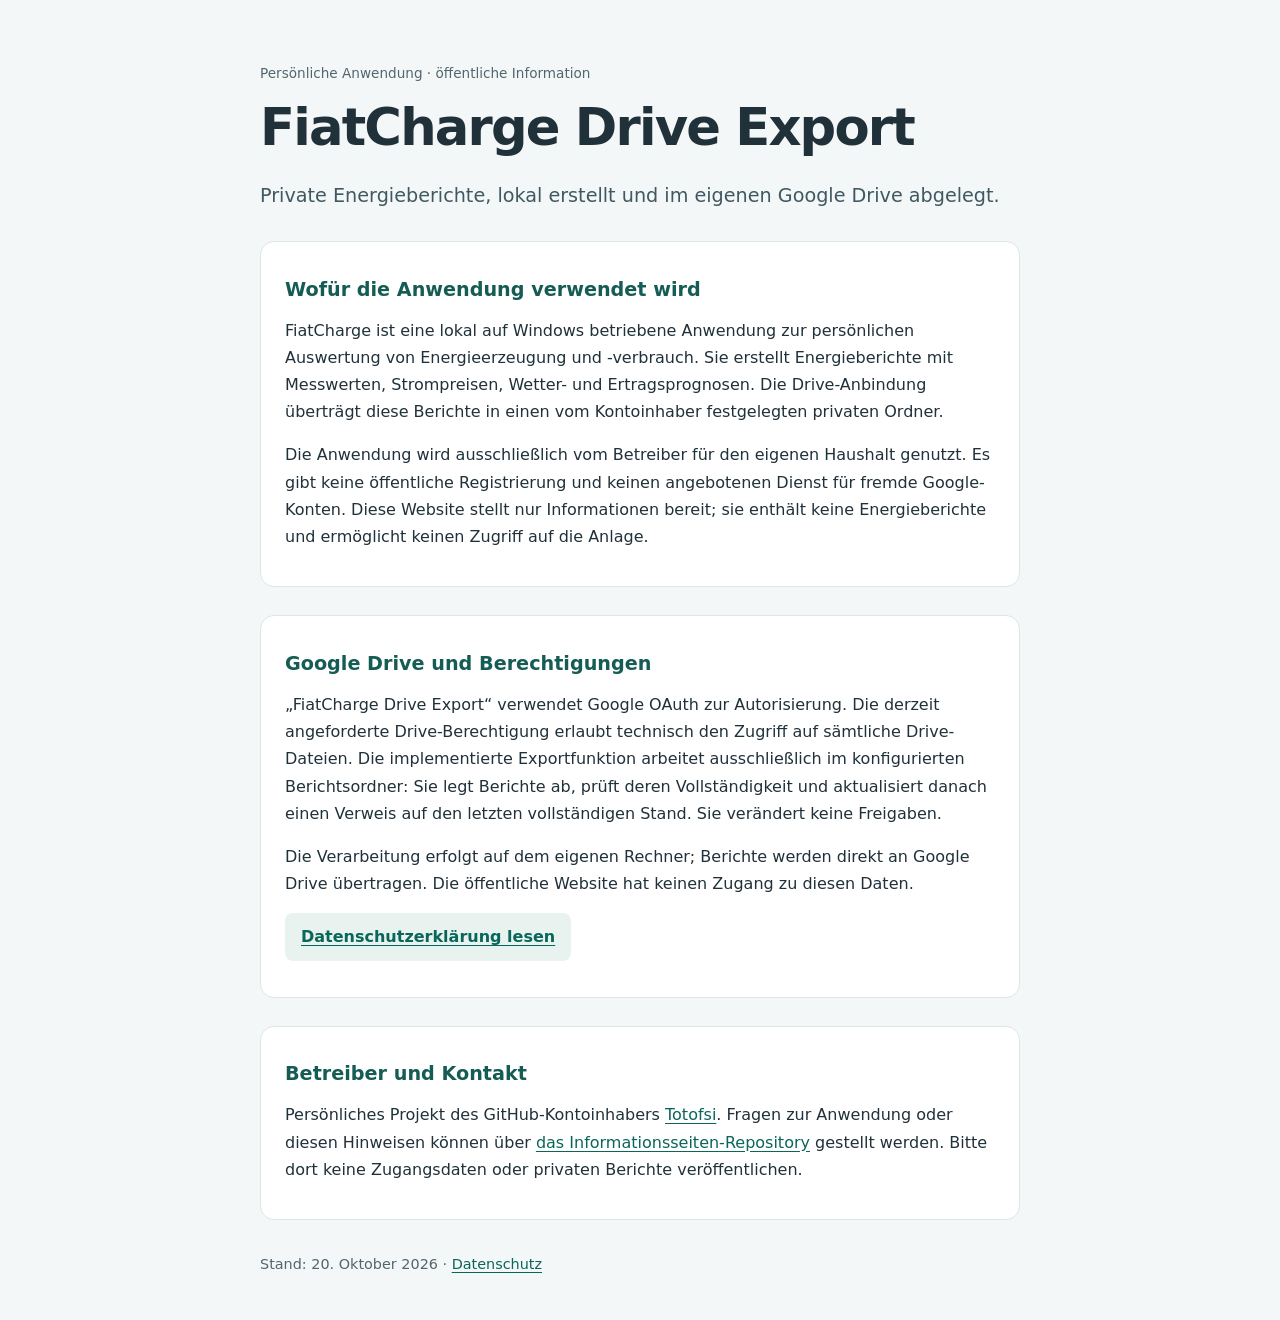
<file: index.html>
<!doctype html>
<html lang="de"><head><meta charset="utf-8"><meta name="viewport" content="width=device-width,initial-scale=1"><title>FiatCharge Drive Export</title><link rel="stylesheet" href="style.css"></head>
<body><main><p class="eyebrow">Persönliche Anwendung · öffentliche Information</p><h1>FiatCharge Drive Export</h1><p class="lead">Private Energieberichte, lokal erstellt und im eigenen Google Drive abgelegt.</p>
<section><h2>Wofür die Anwendung verwendet wird</h2><p>FiatCharge ist eine lokal auf Windows betriebene Anwendung zur persönlichen Auswertung von Energieerzeugung und -verbrauch. Sie erstellt Energieberichte mit Messwerten, Strompreisen, Wetter- und Ertragsprognosen. Die Drive-Anbindung überträgt diese Berichte in einen vom Kontoinhaber festgelegten privaten Ordner.</p><p>Die Anwendung wird ausschließlich vom Betreiber für den eigenen Haushalt genutzt. Es gibt keine öffentliche Registrierung und keinen angebotenen Dienst für fremde Google-Konten. Diese Website stellt nur Informationen bereit; sie enthält keine Energieberichte und ermöglicht keinen Zugriff auf die Anlage.</p></section>
<section><h2>Google Drive und Berechtigungen</h2><p>„FiatCharge Drive Export“ verwendet Google OAuth zur Autorisierung. Die derzeit angeforderte Drive-Berechtigung erlaubt technisch den Zugriff auf sämtliche Drive-Dateien. Die implementierte Exportfunktion arbeitet ausschließlich im konfigurierten Berichtsordner: Sie legt Berichte ab, prüft deren Vollständigkeit und aktualisiert danach einen Verweis auf den letzten vollständigen Stand. Sie verändert keine Freigaben.</p><p>Die Verarbeitung erfolgt auf dem eigenen Rechner; Berichte werden direkt an Google Drive übertragen. Die öffentliche Website hat keinen Zugang zu diesen Daten.</p><p><a class="button" href="privacy.html">Datenschutzerklärung lesen</a></p></section>
<section><h2>Betreiber und Kontakt</h2><p>Persönliches Projekt des GitHub-Kontoinhabers <a href="https://github.com/Totofsi">Totofsi</a>. Fragen zur Anwendung oder diesen Hinweisen können über <a href="https://github.com/Totofsi/Totofsi.github.io/issues">das Informationsseiten-Repository</a> gestellt werden. Bitte dort keine Zugangsdaten oder privaten Berichte veröffentlichen.</p></section>
<footer>Stand: 20. Oktober 2026 · <a href="privacy.html">Datenschutz</a></footer></main></body></html>
</file>
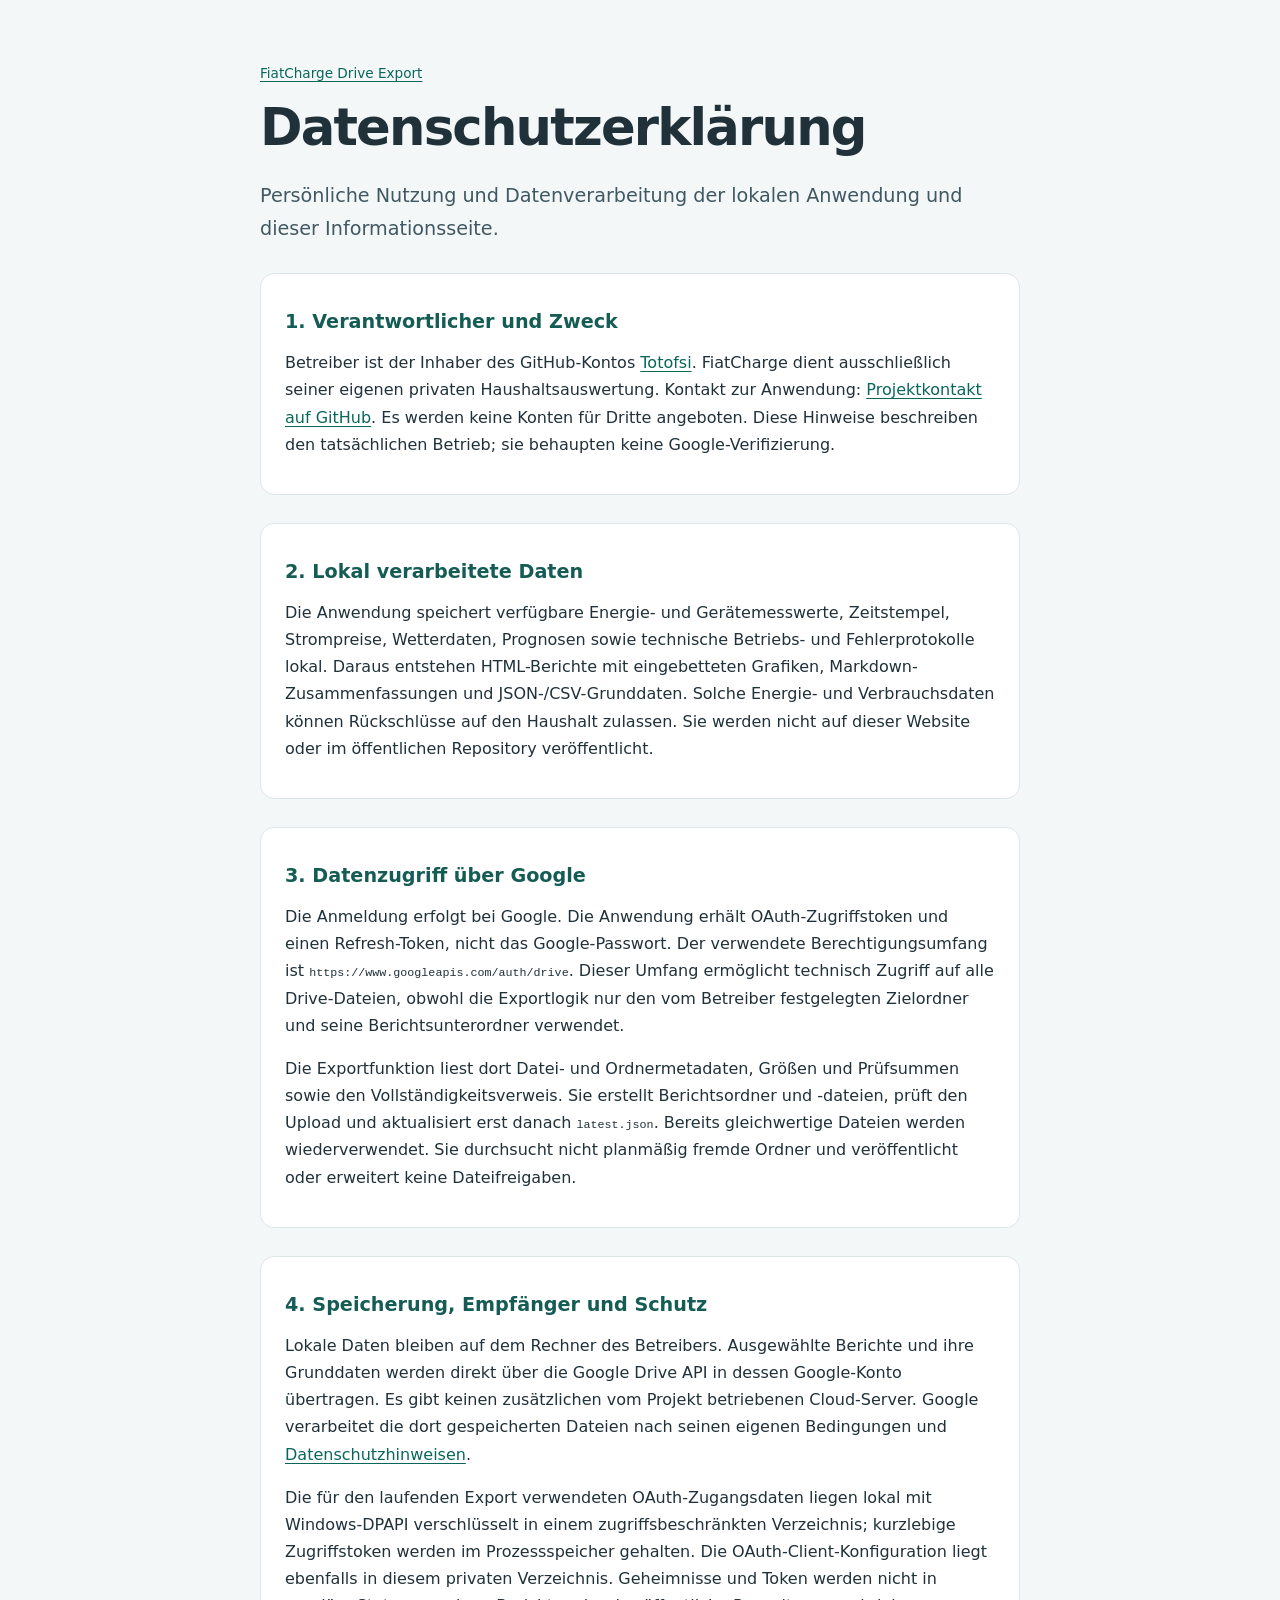
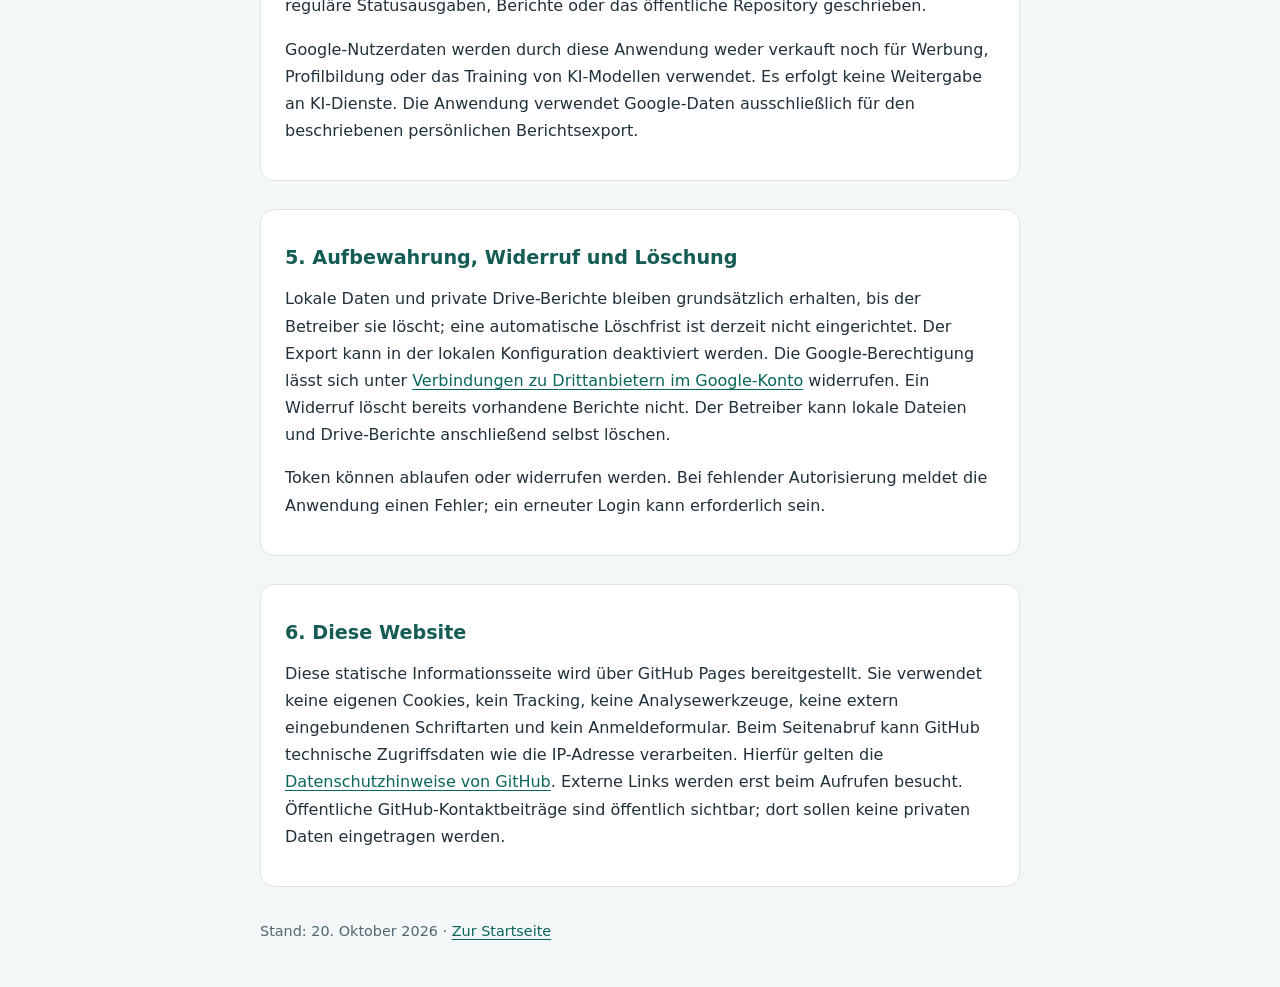
<file: privacy.html>
<!doctype html>
<html lang="de"><head><meta charset="utf-8"><meta name="viewport" content="width=device-width,initial-scale=1"><title>Datenschutz · FiatCharge Drive Export</title><link rel="stylesheet" href="style.css"></head>
<body><main><p class="eyebrow"><a href="index.html">FiatCharge Drive Export</a></p><h1>Datenschutzerklärung</h1><p class="lead">Persönliche Nutzung und Datenverarbeitung der lokalen Anwendung und dieser Informationsseite.</p>
<section><h2>1. Verantwortlicher und Zweck</h2><p>Betreiber ist der Inhaber des GitHub-Kontos <a href="https://github.com/Totofsi">Totofsi</a>. FiatCharge dient ausschließlich seiner eigenen privaten Haushaltsauswertung. Kontakt zur Anwendung: <a href="https://github.com/Totofsi/Totofsi.github.io/issues">Projektkontakt auf GitHub</a>. Es werden keine Konten für Dritte angeboten. Diese Hinweise beschreiben den tatsächlichen Betrieb; sie behaupten keine Google-Verifizierung.</p></section>
<section><h2>2. Lokal verarbeitete Daten</h2><p>Die Anwendung speichert verfügbare Energie- und Gerätemesswerte, Zeitstempel, Strompreise, Wetterdaten, Prognosen sowie technische Betriebs- und Fehlerprotokolle lokal. Daraus entstehen HTML-Berichte mit eingebetteten Grafiken, Markdown-Zusammenfassungen und JSON-/CSV-Grunddaten. Solche Energie- und Verbrauchsdaten können Rückschlüsse auf den Haushalt zulassen. Sie werden nicht auf dieser Website oder im öffentlichen Repository veröffentlicht.</p></section>
<section><h2>3. Datenzugriff über Google</h2><p>Die Anmeldung erfolgt bei Google. Die Anwendung erhält OAuth-Zugriffstoken und einen Refresh-Token, nicht das Google-Passwort. Der verwendete Berechtigungsumfang ist <code>https://www.googleapis.com/auth/drive</code>. Dieser Umfang ermöglicht technisch Zugriff auf alle Drive-Dateien, obwohl die Exportlogik nur den vom Betreiber festgelegten Zielordner und seine Berichtsunterordner verwendet.</p><p>Die Exportfunktion liest dort Datei- und Ordnermetadaten, Größen und Prüfsummen sowie den Vollständigkeitsverweis. Sie erstellt Berichtsordner und -dateien, prüft den Upload und aktualisiert erst danach <code>latest.json</code>. Bereits gleichwertige Dateien werden wiederverwendet. Sie durchsucht nicht planmäßig fremde Ordner und veröffentlicht oder erweitert keine Dateifreigaben.</p></section>
<section><h2>4. Speicherung, Empfänger und Schutz</h2><p>Lokale Daten bleiben auf dem Rechner des Betreibers. Ausgewählte Berichte und ihre Grunddaten werden direkt über die Google Drive API in dessen Google-Konto übertragen. Es gibt keinen zusätzlichen vom Projekt betriebenen Cloud-Server. Google verarbeitet die dort gespeicherten Dateien nach seinen eigenen Bedingungen und <a href="https://policies.google.com/privacy?hl=de">Datenschutzhinweisen</a>.</p><p>Die für den laufenden Export verwendeten OAuth-Zugangsdaten liegen lokal mit Windows-DPAPI verschlüsselt in einem zugriffsbeschränkten Verzeichnis; kurzlebige Zugriffstoken werden im Prozessspeicher gehalten. Die OAuth-Client-Konfiguration liegt ebenfalls in diesem privaten Verzeichnis. Geheimnisse und Token werden nicht in reguläre Statusausgaben, Berichte oder das öffentliche Repository geschrieben.</p><p>Google-Nutzerdaten werden durch diese Anwendung weder verkauft noch für Werbung, Profilbildung oder das Training von KI-Modellen verwendet. Es erfolgt keine Weitergabe an KI-Dienste. Die Anwendung verwendet Google-Daten ausschließlich für den beschriebenen persönlichen Berichtsexport.</p></section>
<section><h2>5. Aufbewahrung, Widerruf und Löschung</h2><p>Lokale Daten und private Drive-Berichte bleiben grundsätzlich erhalten, bis der Betreiber sie löscht; eine automatische Löschfrist ist derzeit nicht eingerichtet. Der Export kann in der lokalen Konfiguration deaktiviert werden. Die Google-Berechtigung lässt sich unter <a href="https://myaccount.google.com/connections">Verbindungen zu Drittanbietern im Google-Konto</a> widerrufen. Ein Widerruf löscht bereits vorhandene Berichte nicht. Der Betreiber kann lokale Dateien und Drive-Berichte anschließend selbst löschen.</p><p>Token können ablaufen oder widerrufen werden. Bei fehlender Autorisierung meldet die Anwendung einen Fehler; ein erneuter Login kann erforderlich sein.</p></section>
<section><h2>6. Diese Website</h2><p>Diese statische Informationsseite wird über GitHub Pages bereitgestellt. Sie verwendet keine eigenen Cookies, kein Tracking, keine Analysewerkzeuge, keine extern eingebundenen Schriftarten und kein Anmeldeformular. Beim Seitenabruf kann GitHub technische Zugriffsdaten wie die IP-Adresse verarbeiten. Hierfür gelten die <a href="https://docs.github.com/en/site-policy/privacy-policies/github-general-privacy-statement">Datenschutzhinweise von GitHub</a>. Externe Links werden erst beim Aufrufen besucht. Öffentliche GitHub-Kontaktbeiträge sind öffentlich sichtbar; dort sollen keine privaten Daten eingetragen werden.</p></section>
<footer>Stand: 20. Oktober 2026 · <a href="index.html">Zur Startseite</a></footer></main></body></html>
</file>
<file: style.css>
:root{color-scheme:light;font-family:system-ui,-apple-system,Segoe UI,sans-serif;color:#20313a;background:#f4f7f8}body{margin:0}main{max-width:760px;margin:auto;padding:48px 22px}h1{font-size:clamp(2rem,6vw,3.2rem);line-height:1.12;letter-spacing:-.035em;margin:14px 0 24px}h2{font-size:1.2rem;color:#145c54}p{line-height:1.7}a{color:#09665b;text-underline-offset:3px;overflow-wrap:anywhere}.eyebrow{font-size:.85rem;color:#52666e}.lead{font-size:1.2rem;color:#405862}section{margin-top:28px;padding:20px 24px;background:white;border:1px solid #dce6e7;border-radius:14px}code{overflow-wrap:anywhere;font-size:.9em}footer{margin-top:36px;font-size:.9rem;color:#52666e}.button{display:inline-block;padding:10px 16px;background:#e8f3ef;border-radius:8px;font-weight:600}@media(max-width:480px){main{padding:28px 16px}section{padding:16px}}
</file>
